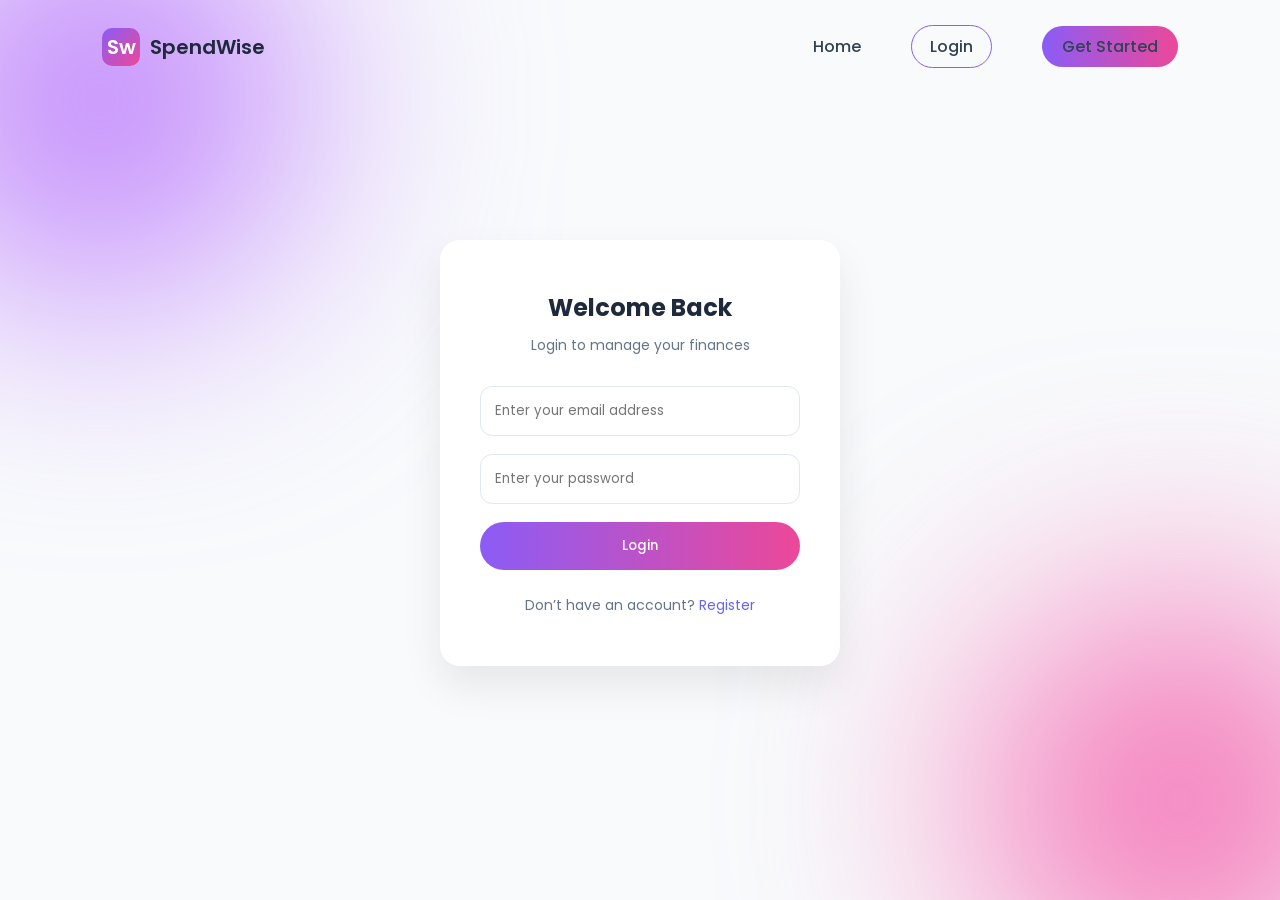
<file: login.html>
<!DOCTYPE html>
<html lang="en">
<head>
    <meta charset="UTF-8">
    <title>Login - FinTrack</title>
    <meta name="viewport" content="width=device-width, initial-scale=1.0">

    <link href="https://fonts.googleapis.com/css2?family=Poppins:wght@400;500;600;700&display=swap" rel="stylesheet">
    <link rel="stylesheet" href="style.css">
    <link rel="stylesheet" href="register.css">
</head>
<body>

<div class="bg-shape shape1"></div>
<div class="bg-shape shape2"></div>

<header class="navbar">
    <div class="logo">
        <div class="logo-icon">
            <span class="big-f">S</span>
            <span class="small-t">w</span>
        </div>
        SpendWise
    </div>

    <nav>
        <a href="index.html">Home</a>
        <a href="login.html" class="btn-outline">Login</a>
        <a href="register.html" class="btn-primary">Get Started</a>
    </nav>
</header>

<section class="auth-section">
    <div class="auth-card">
        <h2>Welcome Back</h2>
        <p class="auth-subtitle">Login to manage your finances</p>

<form action="login.php" method="POST">

    <input type="email" 
           name="email" 
           placeholder="Enter your email address" 
           required>

    <input type="password" 
           name="password" 
           placeholder="Enter your password" 
           required>

    <button type="submit" class="btn-primary">Login</button>

</form>

        <p class="auth-switch">
            Don’t have an account?
            <a href="register.html">Register</a>
        </p>
    </div>
</section>

</body>
</html>
</file>
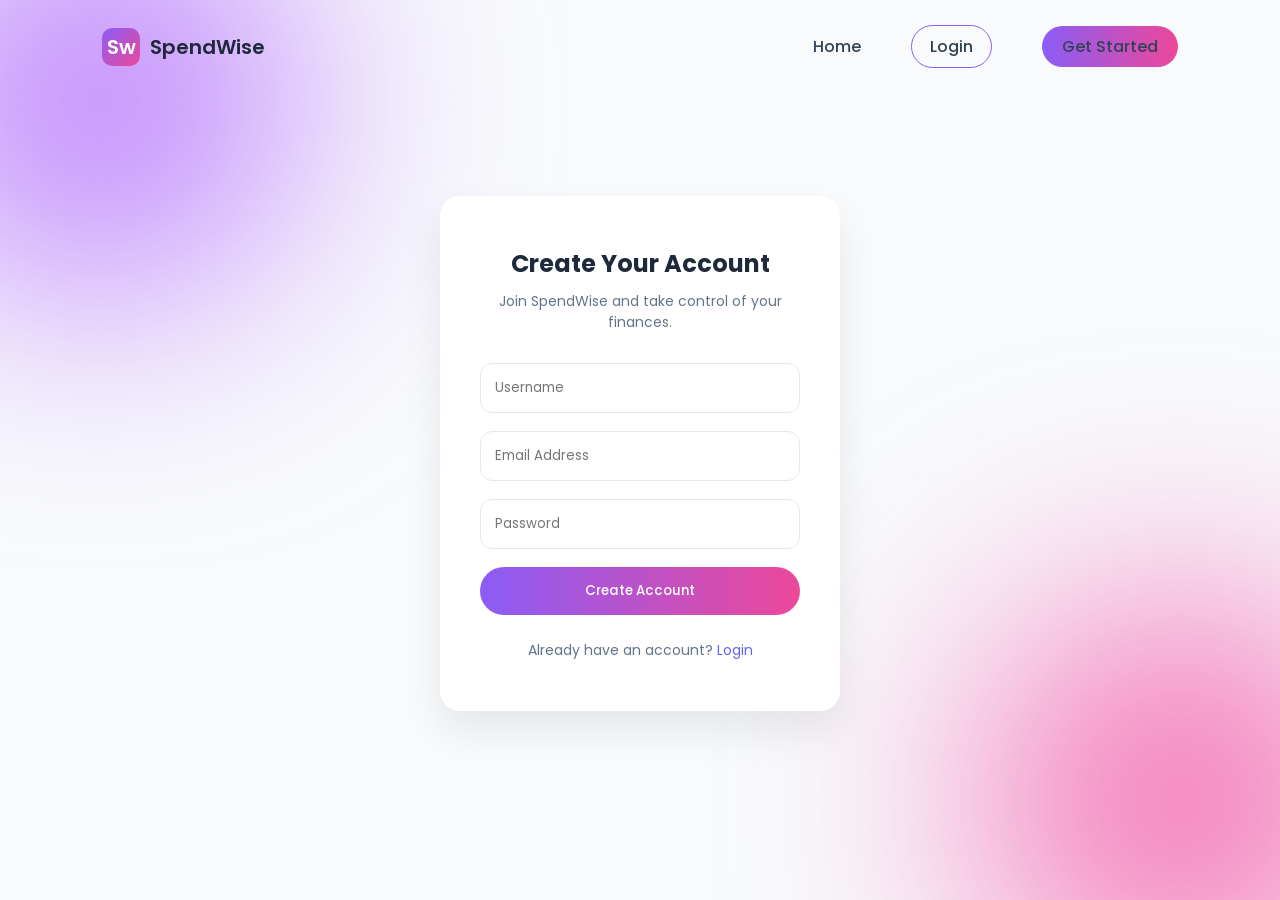
<file: register.html>
<!DOCTYPE html>
<html lang="en">
<head>
    <meta charset="UTF-8">
    <title>Register - SpendWise</title>
    <meta name="viewport" content="width=device-width, initial-scale=1.0">

    <link href="https://fonts.googleapis.com/css2?family=Poppins:wght@400;500;600;700&display=swap" rel="stylesheet">
    <link rel="stylesheet" href="style.css">
    <link rel="stylesheet" href="register.css">
</head>
<body>

<!-- Background Shapes -->
<div class="bg-shape shape1"></div>
<div class="bg-shape shape2"></div>

<header class="navbar">
    <div class="logo">
        <div class="logo-icon">
            <span class="big-f">S</span>
            <span class="small-t">w</span>
        </div>
        SpendWise
    </div>

    <nav>
        <a href="index.html">Home</a>
        <a href="login.html" class="btn-outline">Login</a>
        <a href="register.html" class="btn-primary">Get Started</a>
    </nav>
</header>

<section class="auth-section">

    <div class="auth-card">
        <h2>Create Your Account</h2>
        <p class="auth-subtitle">
            Join SpendWise and take control of your finances.
        </p>

        <form action="register.php" method="POST">
            <input type="text" name="username" placeholder="Username" required>
            <input type="email" name="email" placeholder="Email Address" required>
            <input type="password" name="password" placeholder="Password" required>

            <button type="submit" class="btn-primary">Create Account</button>
        </form>

        <p class="auth-switch">
            Already have an account?
            <a href="login.html">Login</a>
        </p>
    </div>

</section>

</body>
</html>
</file>
<file: style.css>
*{
    margin:0;
    padding:0;
    box-sizing:border-box;
    font-family:'Poppins', sans-serif;
}

body{
    background:#f8fafc;
    color:#1e293b;
}

/* Background Shapes */
.bg-shape{
    position:fixed;
    width:400px;
    height:400px;
    border-radius:50%;
    filter:blur(120px);
    z-index:-1;
}

.shape1{
    background:#c084fc;
    top:-100px;
    left:-100px;
}

.shape2{
    background:#f472b6;
    bottom:-100px;
    right:-100px;
}

/* NAVBAR */
.navbar{
    display:flex;
    justify-content:space-between;
    align-items:center;
    padding:25px 8%;
}

.logo{
    display:flex;
    align-items:center;
    font-weight:600;
    font-size:20px;
}

.logo-icon{
    width:38px;
    height:38px;
    background:linear-gradient(135deg,#8b5cf6,#ec4899);
    border-radius:10px;
    display:flex;
    align-items:center;
    justify-content:center;
    color:white;
    margin-right:10px;
}

.navbar nav a{
    margin-left:25px;
    text-decoration:none;
    color:#334155;
    font-weight:500;
}

.btn-outline{
    padding:8px 18px;
    border:1px solid #8b5cf6;
    border-radius:25px;
}

.btn-primary{
    background:linear-gradient(90deg,#8b5cf6,#ec4899);
    padding:8px 20px;
    border-radius:25px;
    color:white;
}

/* HERO */
.hero{
    text-align:center;
    padding:120px 8% 60px;
}

.hero h1{
    font-size:48px;
    margin-bottom:15px;
}

.hero p{
    color:#64748b;
}
.hero p {
    color: #64748b;
    font-size: 18px;
    max-width: 750px;
    margin: 0 auto 15px;
    line-height: 1.6;
}


/* DASHBOARD */
.dashboard{
    padding:40px 8% 80px;
}

.grid-top{
    display:grid;
    grid-template-columns:2fr 1fr;
    gap:40px;
}

.card{
    background:white;
    padding:30px;
    border-radius:20px;
    box-shadow:0 20px 40px rgba(0,0,0,0.05);
}

.card h3{
    margin-bottom:25px;
}

/* Expenses */
.expense-row{
    display:flex;
    justify-content:space-between;
    padding:12px 0;
    border-bottom:1px solid #eee;
}

.add-btn{
    margin-top:20px;
    width:100%;
    padding:10px;
    border:none;
    border-radius:25px;
    background:linear-gradient(90deg,#8b5cf6,#ec4899);
    color:white;
    cursor:pointer;
}

/* Categories */
.category-row{
    display:flex;
    justify-content:space-between;
    align-items:center;
    padding:18px 0;
    border-bottom:1px solid #eee;
}

.category-left{
    display:flex;
    align-items:center;
    gap:12px;
}

.cat-icon{
    width:40px;
    height:40px;
    border-radius:12px;
    display:flex;
    align-items:center;
    justify-content:center;
}

.purple{ background:#ede9fe; }
.green{ background:#dcfce7; }
.pink{ background:#fce7f3; }

/* FEATURES */
.features{
    padding:100px 8%;
    text-align:center;
}

.feature-grid{
    display:grid;
    grid-template-columns:repeat(4,1fr);
    gap:30px;
    margin-top:50px;
}

.feature-card{
    background:white;
    padding:40px 20px;
    border-radius:20px;
    box-shadow:0 10px 30px rgba(0,0,0,0.05);
}

/* CTA */
.cta{
    padding:100px 8%;
    text-align:center;
    background:linear-gradient(90deg,#8b5cf6,#ec4899);
    color:white;
}

.large-btn{
    margin-top:25px;
}

/* FOOTER */
.footer{
    padding:30px;
    text-align:center;
    background:#0f172a;
    color:white;
}

/* DASHBOARD SPACING */
.dashboard{
    padding:60px 8% 100px;
}

/* OVERVIEW CARDS */
.overview-grid{
    display:grid;
    grid-template-columns:repeat(3,1fr);
    gap:30px;
    margin-bottom:50px;
}

.overview-card{
    background:white;
    padding:30px;
    border-radius:20px;
    box-shadow:0 15px 35px rgba(0,0,0,0.05);
}

.overview-card h4{
    color:#64748b;
    margin-bottom:10px;
}

/* CHART GRID */
.chart-grid{
    display:grid;
    grid-template-columns:2fr 1fr;
    gap:40px;
    margin-bottom:50px;
}

/* BOTTOM GRID */
.bottom-grid{
    display:grid;
    grid-template-columns:1fr 1fr;
    gap:40px;
}

/* Expense rows */
.expense-row{
    display:flex;
    justify-content:space-between;
    padding:12px 0;
    border-bottom:1px solid #eee;
}

/* Category styles */
.category-row{
    display:flex;
    justify-content:space-between;
    align-items:center;
    padding:18px 0;
    border-bottom:1px solid #eee;
}

.category-left{
    display:flex;
    align-items:center;
    gap:12px;
}

.cat-icon{
    width:40px;
    height:40px;
    border-radius:12px;
    display:flex;
    align-items:center;
    justify-content:center;
}

.purple{ background:#ede9fe; }
.green{ background:#dcfce7; }
.pink{ background:#fce7f3; }

/* FEATURES */
.features{
    padding:120px 8%;
    text-align:center;
    background:#f8fafc;
}

.features h2{
    font-size:32px;
    margin-bottom:10px;
}

.feature-subtitle{
    color:#64748b;
    margin-bottom:60px;
}

.feature-grid{
    display:grid;
    grid-template-columns:repeat(4,1fr);
    gap:30px;
}

.feature-card{
    background:white;
    padding:35px 25px;
    border-radius:20px;
    box-shadow:0 15px 35px rgba(0,0,0,0.05);
    transition:0.3s;
}

.feature-card:hover{
    transform:translateY(-8px);
}

.feature-icon{
    width:50px;
    height:50px;
    border-radius:12px;
    display:flex;
    align-items:center;
    justify-content:center;
    margin:0 auto 20px;
    font-size:22px;
}

.purple-icon{ background:#ede9fe; }
.pink-icon{ background:#fce7f3; }
.blue-icon{ background:#dbeafe; }
.green-icon{ background:#dcfce7; }

/* CTA */
.cta{
    padding:120px 8%;
    text-align:center;
    background:linear-gradient(90deg,#8b5cf6,#ec4899);
    color:white;
}

.cta h2{
    font-size:32px;
    margin-bottom:15px;
}

.cta p{
    margin-bottom:40px;
    opacity:0.9;
}

.cta-buttons{
    display:flex;
    justify-content:center;
    gap:20px;
    margin-bottom:20px;
}

.cta-primary{
    background:white;
    color:#8b5cf6;
    padding:12px 28px;
    border-radius:30px;
    text-decoration:none;
    font-weight:600;
}

.cta-outline{
    border:2px solid white;
    padding:12px 28px;
    border-radius:30px;
    text-decoration:none;
    color:white;
}

.cta-note{
    font-size:14px;
    opacity:0.8;
}

        /* FOOTER */

.footer-bottom{
    border-top:1px solid #1e293b;
    text-align:center;
    padding:20px;
    font-size:14px;
    color:#94a3b8;
}
/* PROFILE (SAFE ADDITION) */

.profile-menu{
position:relative;
display:inline-block;
margin-left:10px;
}

.profile-icon{
width:34px;
height:34px;
border-radius:50%;
background:#6366f1;
color:white;
display:flex;
align-items:center;
justify-content:center;
font-weight:600;
cursor:pointer;
font-size:14px;
}

/* DROPDOWN */

.profile-dropdown{
position:absolute;
right:0;
top:45px;
width:220px;
background:white;
border-radius:10px;
box-shadow:0 10px 25px rgba(0,0,0,0.1);
display:none;
z-index:1000;
overflow:hidden;
}

/* HEADER */

.profile-header{
padding:12px;
background:#f9fafb;
}

.profile-header p{
font-size:12px;
color:#6b7280;
}

/* ITEMS */

.profile-dropdown button,
.profile-dropdown a{
display:block;
width:100%;
padding:10px 12px;
border:none;
background:none;
text-align:left;
cursor:pointer;
font-size:14px;
}

.profile-dropdown button:hover,
.profile-dropdown a:hover{
background:#f3f4f6;
}

.logout-btn{
color:#ef4444;
text-decoration:none;
}

.profile-dropdown hr{
border:none;
border-top:1px solid #eee;
margin:5px 0;
}

/* ================= NAVBAR FIX ================= */

/* Keep navbar clean and aligned */
.navbar{
display:flex;
justify-content:space-between;
align-items:center;
}

/* Push nav items to right */
.navbar nav{
display:flex;
align-items:center;
gap:25px;
margin-left:auto;
}

/* ================= PROFILE FIX ================= */

.profile-menu{
position:relative;
margin-left:15px;
}

/* ICON (circle R) */
.profile-icon{
width:36px;
height:36px;
border-radius:50%;
background:linear-gradient(135deg,#8b5cf6,#ec4899);
color:white;
display:flex;
align-items:center;
justify-content:center;
font-weight:600;
cursor:pointer;
font-size:14px;
}

/* DROPDOWN */
.profile-dropdown{
position:absolute;
right:0;
top:55px;
}

/* HEADER */
.profile-header{
padding:14px;
background:#f8fafc;
}

.profile-header strong{
display:block;
font-size:14px;
}

.profile-header p{
font-size:12px;
color:#6b7280;
margin-top:3px;
}

/* ITEMS */
.profile-dropdown button,
.profile-dropdown a{
display:flex;
align-items:center;
gap:8px;
width:100%;
padding:10px 14px;
border:none;
background:none;
text-align:left;
cursor:pointer;
font-size:14px;
}

.profile-dropdown button:hover,
.profile-dropdown a:hover{
background:#f1f5f9;
}

/* LOGOUT */
.logout-btn{
color:#ef4444;
text-decoration:none;
}

/* DIVIDER */
.profile-dropdown hr{
border:none;
border-top:1px solid #e5e7eb;
margin:5px 0;
}

/* DARK MODE GLOBAL */

body.dark{
background:#0f172a;
color:#e2e8f0;
}

/* NAVBAR */
body.dark .navbar{
background:#0f172a;
}

body.dark .navbar a{
color:#e2e8f0;
}

/* CARDS */
body.dark .card,
body.dark .chart-card,
body.dark .recent-card,
body.dark .overview-card,
body.dark .profile-dropdown{
background:#1e293b;
color:#e2e8f0;
}

/* TEXT */
body.dark p{
color:#94a3b8;
}

/* INPUTS */
body.dark input{
background:#334155;
color:white;
border:none;
}

/* DROPDOWN */
body.dark .profile-header{
background:#1e293b;
}

body.dark .profile-dropdown button:hover{
background:#334155;
}
@media print {

.summary-grid,
.two-col,
.insight-grid{
display:block !important;
}

.summary-card,
.chart-card,
.insight-card{
width:100% !important;
margin-bottom:20px;
}

canvas{
max-width:100% !important;
height:auto !important;
}
}

/* DARK MODE DROPDOWN FIX */

body.dark .profile-dropdown{
background:#1e293b;
color:white;
}

body.dark .profile-header{
background:#334155;
}

body.dark .profile-dropdown button{
color:white;
}

body.dark .profile-dropdown button:hover{
background:#475569;
}

body.dark .profile-dropdown a{
color:#f87171;
}
.profile-dropdown button{
color:#1e293b;
}

body.dark .profile-dropdown button{
color:#e2e8f0;
}

/* PDF FIX */

.chart-card,
.summary-card,
.insight-card,
.category-item{
page-break-inside: avoid;
break-inside: avoid;
}

/* Force section spacing */
.analytics-container{
width:100%;
}

/* DARK MODE BASE */
body.dark {
    background: #0f172a;
    color: #e5e7eb;
}

/* NAVBAR */
body.dark .navbar {
    background: #1e293b;
}

/* CARDS */
body.dark .card,
body.dark .chart-card,
body.dark .recent-card,
body.dark .budget-box {
    background: #1e293b;
    color: #e5e7eb;
}

/* TEXT COLORS */
body.dark p,
body.dark span {
    color: #cbd5f5;
}

/* INPUTS */
body.dark input {
    background: #334155;
    color: #fff;
    border: none;
}

/* DROPDOWN */
body.dark .profile-dropdown {
    background: #1e293b;
    color: #fff;
}

/* PROGRESS BAR */
body.dark .progress-bar {
    background: #334155;
}
body {
    transition: all 0.3s ease;
    }
</file>
<file: register.css>
/* Auth Section */

.auth-section{
    display:flex;
    justify-content:center;
    align-items:center;
    min-height:80vh;
    padding:60px 20px;
    position:relative;
    z-index:2;
}

.auth-card{
    background:white;
    padding:50px 40px;
    border-radius:20px;
    width:400px;
    box-shadow:0 20px 40px rgba(0,0,0,0.08);
    text-align:center;
}

.auth-card h2{
    margin-bottom:10px;
}

.auth-subtitle{
    color:#64748b;
    margin-bottom:30px;
    font-size:14px;
}

.auth-card input{
    width:100%;
    padding:14px;
    margin-bottom:18px;
    border:1px solid #e2e8f0;
    border-radius:12px;
    font-family:'Poppins',sans-serif;
    transition:0.3s;
}

.auth-card input:focus{
    border-color:#6366f1;
    outline:none;
    box-shadow:0 0 0 3px rgba(99,102,241,0.1);
}

.auth-card button{
    width:100%;
    padding:14px;
    border:none;
    border-radius:30px;
    font-weight:500;
    cursor:pointer;
}

.auth-switch{
    margin-top:25px;
    font-size:14px;
    color:#64748b;
}

.auth-switch a{
    color:#6366f1;
    text-decoration:none;
}
</file>
